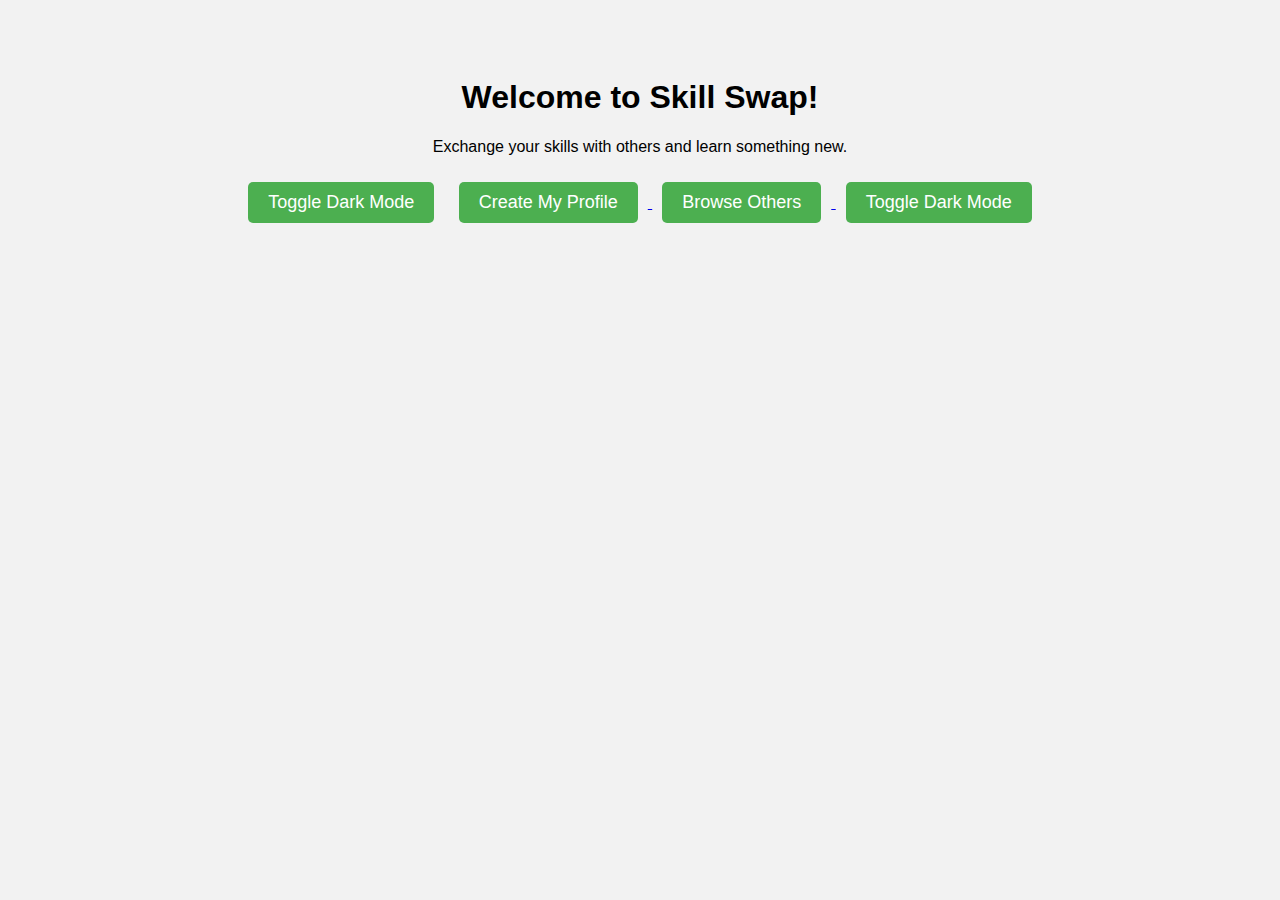
<file: index.html>
<!-- index.html -->
<!DOCTYPE html>
<html>
<head>
  <title>Skill Swap Platform</title>
  <link rel="stylesheet" href="style.css">
</head>
<body>
  <h1>Welcome to Skill Swap!</h1>
  <p>Exchange your skills with others and learn something new.</p>
  <button onclick="toggleDark()">Toggle Dark Mode</button>
  <a href="create-profile.html">
    <button>Create My Profile</button>
  </a>
  <a href="browse.html">
    <button>Browse Others</button>
    <button onclick="toggleDark()">Toggle Dark Mode</button>
  </a>
</body>
</html>
<script src="script.js"></script>
</file>
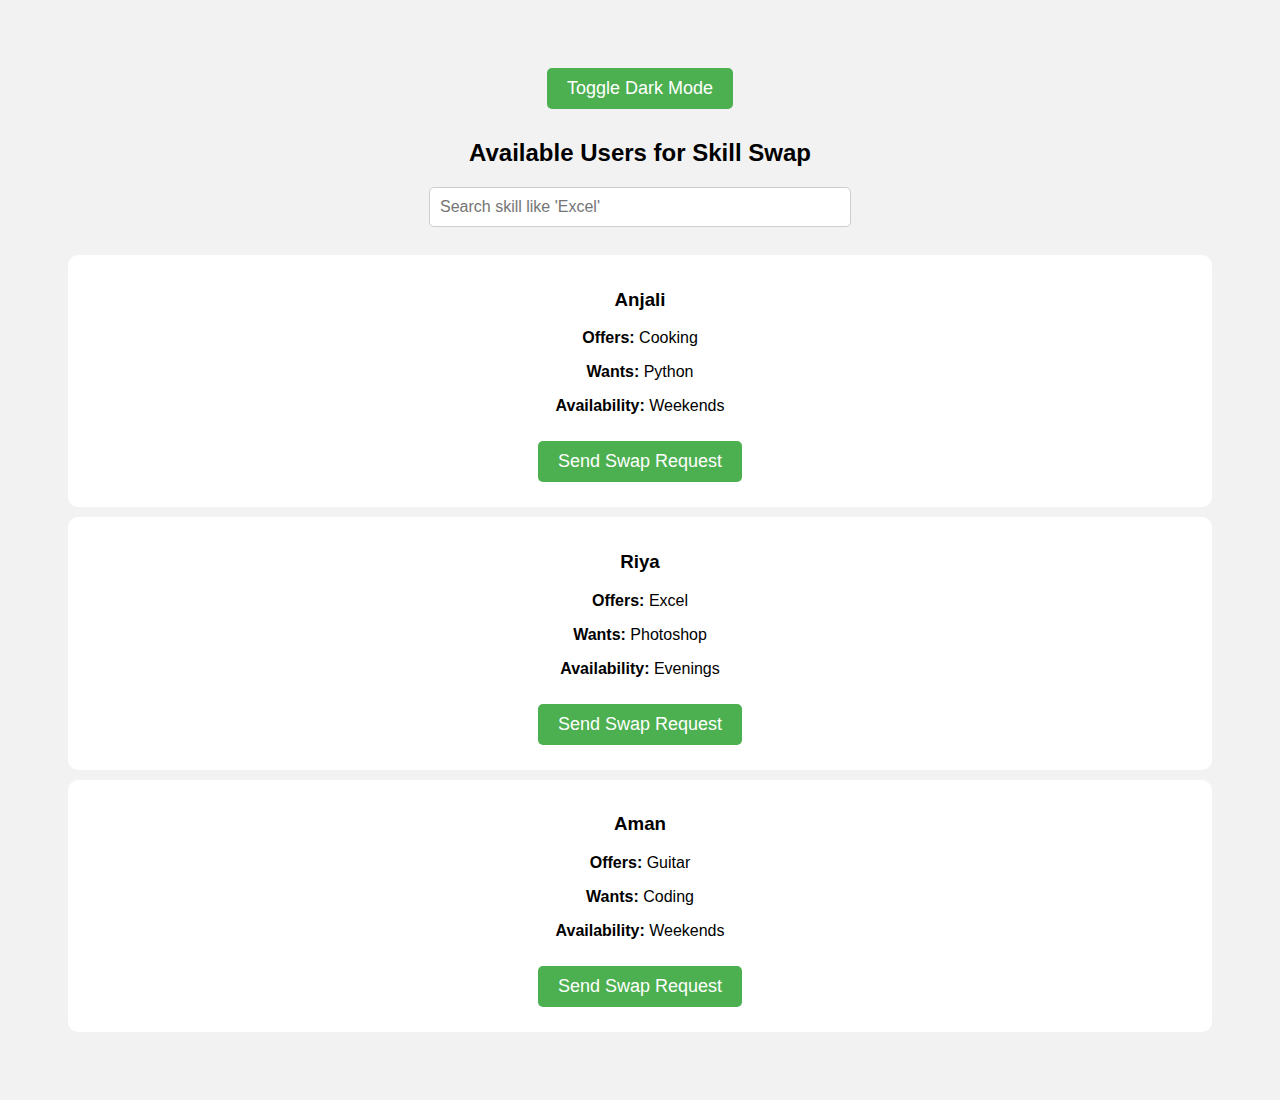
<file: browse.html>
<!-- browse.html -->
<!DOCTYPE html>
<html>
<head>
  <title>Browse Profiles</title>
  <link rel="stylesheet" href="style.css">
</head>
<body>
  <button onclick="toggleDark()">Toggle Dark Mode</button>
  <h2>Available Users for Skill Swap</h2>
  <p id="userCount"></p>

  <input type="text" id="searchBox" placeholder="Search skill like 'Excel'" onkeyup="searchProfiles()"><br><br>

  <div id="profiles"></div>

  <script>
    const users = [
      { name: 'Anjali', offer: 'Cooking', want: 'Python', availability: 'Weekends' },
      { name: 'Riya', offer: 'Excel', want: 'Photoshop', availability: 'Evenings' },
      { name: 'Aman', offer: 'Guitar', want: 'Coding', availability: 'Weekends' },
    ];

    function showProfiles(list) {
      const container = document.getElementById('profiles');
      container.innerHTML = "";
      list.forEach(user => {
        container.innerHTML += `
          <div style="background:#fff; padding:15px; margin:10px; border-radius:10px;">
            <h3>${user.name}</h3>
            <p><b>Offers:</b> ${user.offer}</p>
            <p><b>Wants:</b> ${user.want}</p>
            <p><b>Availability:</b> ${user.availability}</p>
            <button onclick="alert('Swap Request Sent!')">Send Swap Request</button>
          </div>
        `;
      });
    }

    function searchProfiles() {
      const query = document.getElementById('searchBox').value.toLowerCase();
      const filtered = users.filter(user => user.offer.toLowerCase().includes(query) || user.want.toLowerCase().includes(query));
      showProfiles(filtered);
    }

    showProfiles(users);
  </script>
</body>
</html>
</file>
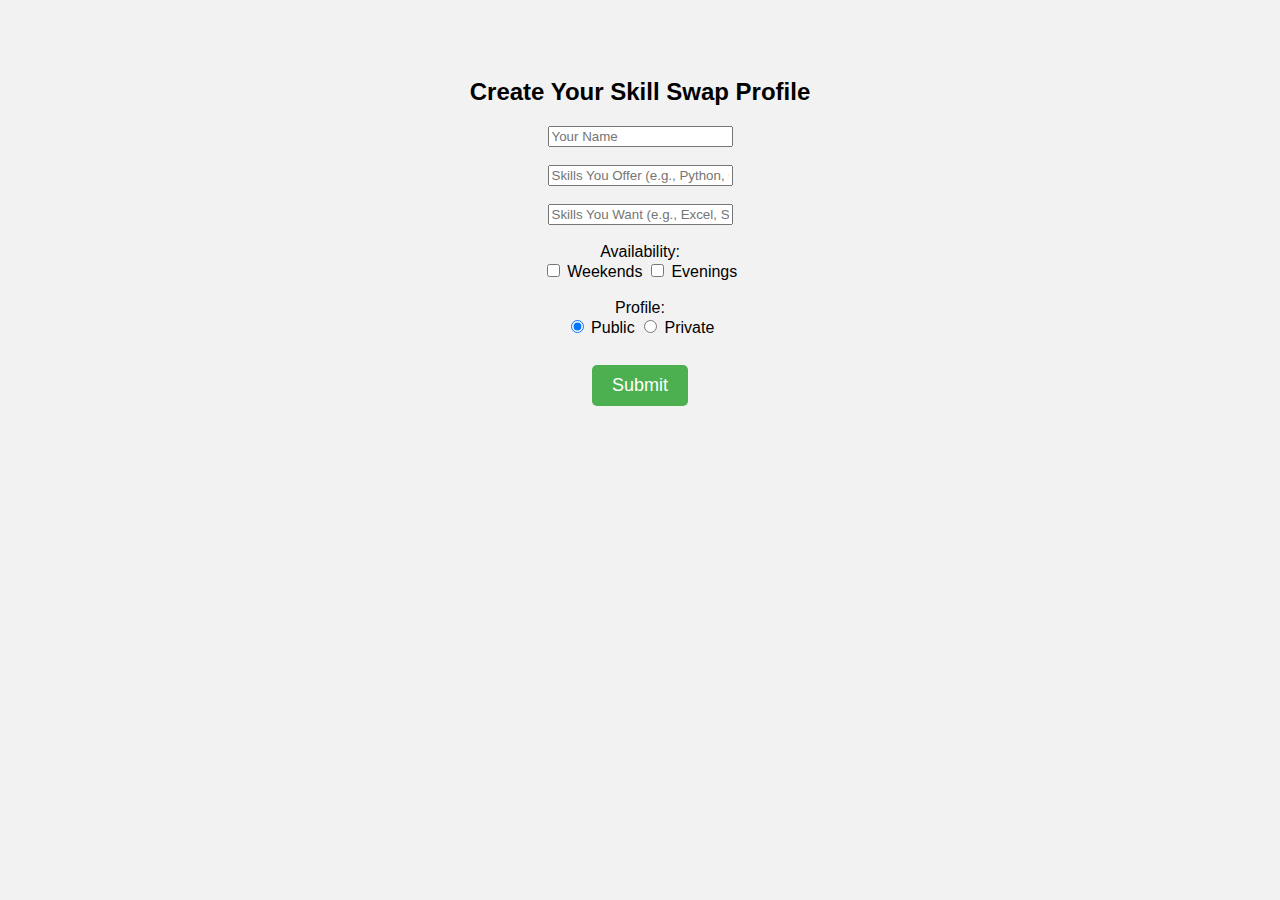
<file: create-profile.html>
<!-- create-profile.html -->
<!DOCTYPE html>
<html>
<head>
  <title>Create Profile</title>
  <link rel="stylesheet" href="style.css">
</head>
<body>
  <h2>Create Your Skill Swap Profile</h2>
  <form id="profileForm">
    <div id="message" style="color: green; font-weight: bold;"></div>
    <input type="text" placeholder="Your Name" required><br><br>
    <input type="text" placeholder="Skills You Offer (e.g., Python, Cooking)" required><br><br>
    <input type="text" placeholder="Skills You Want (e.g., Excel, Singing)" required><br><br>
    
    <label>Availability:</label><br>
    <input type="checkbox"> Weekends
    <input type="checkbox"> Evenings <br><br>

    <label>Profile:</label><br>
    <input type="radio" name="public" checked> Public
    <input type="radio" name="public"> Private <br><br>

    <button type="submit">Submit</button>
  </form>

  <script src="script.js"></script>
</body>
</html>
</file>
<file: style.css>
/* style.css */
body {
    font-family: Arial, sans-serif;
    text-align: center;
    padding: 50px;
    background-color: #f2f2f2;
  }
  
  button {
    margin: 10px;
    padding: 10px 20px;
    font-size: 18px;
    border: none;
    background-color: #4CAF50;
    color: white;
    cursor: pointer;
    border-radius: 5px;
  }
  
  button:hover {
    background-color: #45a049;
  }
  /* Profile Cards for browse.html */
.card {
    background-color: white;
    border: 1px solid #ccc;
    padding: 20px;
    margin: 10px auto;
    width: 90%;
    max-width: 400px;
    border-radius: 8px;
    text-align: left;
    box-shadow: 2px 2px 8px rgba(0, 0, 0, 0.1);
  }
  
  .card h3 {
    margin-top: 0;
  }
  
  #searchBox {
    padding: 10px;
    width: 80%;
    max-width: 400px;
    font-size: 16px;
    border-radius: 5px;
    border: 1px solid #ccc;
  }
  .dark-mode {
    background-color: #121212;
    color: #f2f2f2;
  }
  
  .dark-mode button {
    background-color: #333;
    color: #fff;
  }
</file>
